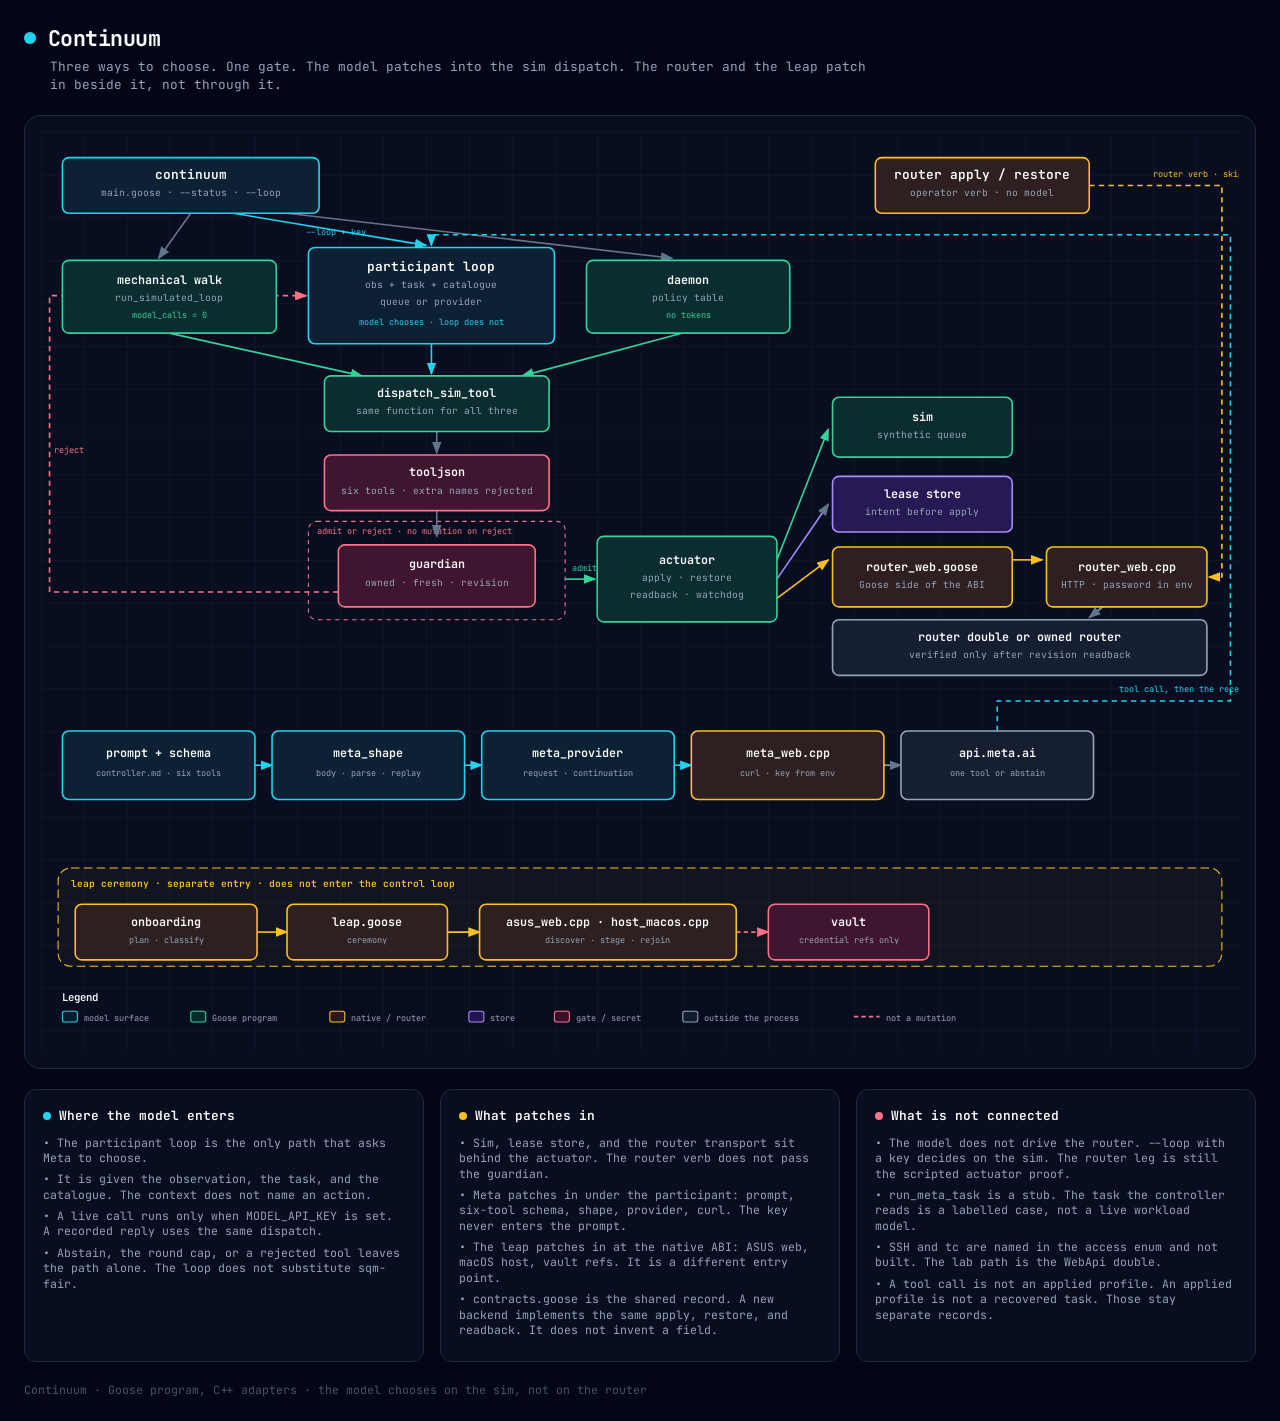
<file: continuum-architecture.html>
<!DOCTYPE html>
<html lang="en">
<head>
  <meta charset="UTF-8">
  <meta name="viewport" content="width=device-width, initial-scale=1.0">
  <title>Continuum Architecture</title>
  <link href="https://fonts.googleapis.com/css2?family=JetBrains+Mono:wght@400;500;600;700&display=swap" rel="stylesheet">
  <style>
    * { margin: 0; padding: 0; box-sizing: border-box; }
    body {
      font-family: 'JetBrains Mono', monospace;
      background: #020617;
      min-height: 100vh;
      padding: 1.5rem;
      color: white;
    }
    .header { margin-bottom: 1.25rem; }
    .header-row { display: flex; align-items: center; gap: 0.75rem; margin-bottom: 0.35rem; }
    .pulse-dot {
      width: 12px; height: 12px; background: #22d3ee; border-radius: 50%;
      animation: pulse 2s infinite;
    }
    @keyframes pulse { 0%, 100% { opacity: 1; } 50% { opacity: 0.5; } }
    h1 { font-size: 1.35rem; font-weight: 700; letter-spacing: -0.025em; }
    .subtitle { color: #94a3b8; font-size: 0.8rem; margin-left: 1.6rem; max-width: 52rem; line-height: 1.45; }
    .diagram-container {
      background: rgba(15, 23, 42, 0.5);
      border-radius: 1rem;
      border: 1px solid #1e293b;
      padding: 1rem;
      overflow-x: auto;
    }
    svg { width: 100%; min-width: 1080px; display: block; }
    .cards {
      display: grid;
      grid-template-columns: repeat(auto-fit, minmax(260px, 1fr));
      gap: 1rem;
      margin-top: 1.25rem;
    }
    .card {
      background: rgba(15, 23, 42, 0.5);
      border-radius: 0.75rem;
      border: 1px solid #1e293b;
      padding: 1.1rem;
    }
    .card-header { display: flex; align-items: center; gap: 0.5rem; margin-bottom: 0.65rem; }
    .card-dot { width: 8px; height: 8px; border-radius: 50%; }
    .card-dot.cyan { background: #22d3ee; }
    .card-dot.amber { background: #fbbf24; }
    .card-dot.rose { background: #fb7185; }
    .card h3 { font-size: 0.8rem; font-weight: 600; }
    .card ul { list-style: none; color: #94a3b8; font-size: 0.72rem; }
    .card li { margin-bottom: 0.35rem; line-height: 1.35; }
    .footer { margin-top: 1.25rem; color: #475569; font-size: 0.72rem; }
  </style>
</head>
<body>
  <div class="container">
    <div class="header">
      <div class="header-row">
        <div class="pulse-dot"></div>
        <h1>Continuum</h1>
      </div>
      <p class="subtitle">Three ways to choose. One gate. The model patches into the sim dispatch. The router and the leap patch in beside it, not through it.</p>
    </div>

    <div class="diagram-container">
      <svg viewBox="0 0 1120 860" font-family="JetBrains Mono, monospace">
        <defs>
          <marker id="ah" markerWidth="8" markerHeight="6" refX="7" refY="3" orient="auto">
            <polygon points="0 0, 8 3, 0 6" fill="#64748b"/>
          </marker>
          <marker id="ah-c" markerWidth="8" markerHeight="6" refX="7" refY="3" orient="auto">
            <polygon points="0 0, 8 3, 0 6" fill="#22d3ee"/>
          </marker>
          <marker id="ah-r" markerWidth="8" markerHeight="6" refX="7" refY="3" orient="auto">
            <polygon points="0 0, 8 3, 0 6" fill="#fb7185"/>
          </marker>
          <marker id="ah-a" markerWidth="8" markerHeight="6" refX="7" refY="3" orient="auto">
            <polygon points="0 0, 8 3, 0 6" fill="#fbbf24"/>
          </marker>
          <marker id="ah-e" markerWidth="8" markerHeight="6" refX="7" refY="3" orient="auto">
            <polygon points="0 0, 8 3, 0 6" fill="#34d399"/>
          </marker>
          <pattern id="grid" width="40" height="40" patternUnits="userSpaceOnUse">
            <path d="M 40 0 L 0 0 0 40" fill="none" stroke="#1e293b" stroke-width="0.5"/>
          </pattern>
        </defs>
        <rect width="100%" height="100%" fill="url(#grid)"/>

        <!-- regions, behind arrows and boxes -->
        <rect x="250" y="364" width="240" height="92" rx="8" fill="transparent" stroke="#fb7185" stroke-width="1" stroke-dasharray="4,4"/>
        <text x="258" y="376" fill="#fb7185" font-size="8">admit or reject · no mutation on reject</text>

        <rect x="16" y="688" width="1088" height="92" rx="12" fill="rgba(251, 191, 36, 0.04)" stroke="#fbbf24" stroke-width="1" stroke-dasharray="8,4"/>
        <text x="28" y="706" fill="#fbbf24" font-size="9" font-weight="600">leap ceremony · separate entry · does not enter the control loop</text>

        <!-- arrows -->
        <line x1="140" y1="76" x2="110" y2="118" stroke="#64748b" stroke-width="1.5" marker-end="url(#ah)"/>
        <line x1="180" y1="76" x2="360" y2="106" stroke="#22d3ee" stroke-width="1.5" marker-end="url(#ah-c)"/>
        <line x1="230" y1="76" x2="590" y2="118" stroke="#64748b" stroke-width="1.5" marker-end="url(#ah)"/>
        <text x="248" y="96" fill="#22d3ee" font-size="8">--loop + key</text>

        <path d="M 980 50 L 1104 50 L 1104 416 L 1092 416" fill="none" stroke="#fbbf24" stroke-width="1.5" stroke-dasharray="5,4" marker-end="url(#ah-a)"/>
        <text x="1040" y="42" fill="#fbbf24" font-size="8">router verb · skips model</text>

        <line x1="120" y1="188" x2="300" y2="228" stroke="#34d399" stroke-width="1.5" marker-end="url(#ah-e)"/>
        <line x1="365" y1="198" x2="365" y2="226" stroke="#22d3ee" stroke-width="1.5" marker-end="url(#ah-c)"/>
        <line x1="600" y1="188" x2="450" y2="228" stroke="#34d399" stroke-width="1.5" marker-end="url(#ah-e)"/>

        <line x1="370" y1="280" x2="370" y2="300" stroke="#64748b" stroke-width="1.5" marker-end="url(#ah)"/>
        <line x1="370" y1="354" x2="370" y2="378" stroke="#64748b" stroke-width="1.5" marker-end="url(#ah)"/>
        <line x1="490" y1="418" x2="518" y2="418" stroke="#34d399" stroke-width="1.5" marker-end="url(#ah-e)"/>
        <text x="496" y="410" fill="#34d399" font-size="8">admit</text>

        <path d="M 278 430 L 8 430 L 8 153 L 248 153" fill="none" stroke="#fb7185" stroke-width="1.5" stroke-dasharray="5,4" marker-end="url(#ah-r)"/>
        <text x="12" y="300" fill="#fb7185" font-size="8">reject</text>

        <line x1="688" y1="400" x2="736" y2="278" stroke="#34d399" stroke-width="1.5" marker-end="url(#ah-e)"/>
        <line x1="688" y1="418" x2="736" y2="348" stroke="#a78bfa" stroke-width="1.5" marker-end="url(#ah)"/>
        <line x1="688" y1="436" x2="736" y2="400" stroke="#fbbf24" stroke-width="1.5" marker-end="url(#ah-a)"/>
        <line x1="908" y1="400" x2="936" y2="400" stroke="#fbbf24" stroke-width="1.5" marker-end="url(#ah-a)"/>
        <line x1="1010" y1="430" x2="980" y2="454" stroke="#94a3b8" stroke-width="1.5" marker-end="url(#ah)"/>

        <line x1="200" y1="592" x2="216" y2="592" stroke="#22d3ee" stroke-width="1.5" marker-end="url(#ah-c)"/>
        <line x1="396" y1="592" x2="412" y2="592" stroke="#22d3ee" stroke-width="1.5" marker-end="url(#ah-c)"/>
        <line x1="592" y1="592" x2="608" y2="592" stroke="#22d3ee" stroke-width="1.5" marker-end="url(#ah-c)"/>
        <line x1="788" y1="592" x2="804" y2="592" stroke="#94a3b8" stroke-width="1.5" marker-end="url(#ah)"/>
        <path d="M 894 560 L 894 532 L 1112 532 L 1112 96 L 365 96 L 365 106" fill="none" stroke="#22d3ee" stroke-width="1.5" stroke-dasharray="5,4" marker-end="url(#ah-c)"/>
        <text x="1008" y="524" fill="#22d3ee" font-size="8">tool call, then the receipt comes back</text>

        <line x1="202" y1="748" x2="230" y2="748" stroke="#fbbf24" stroke-width="1.5" marker-end="url(#ah-a)"/>
        <line x1="380" y1="748" x2="410" y2="748" stroke="#fbbf24" stroke-width="1.5" marker-end="url(#ah-a)"/>
        <line x1="650" y1="748" x2="680" y2="748" stroke="#fb7185" stroke-width="1.5" stroke-dasharray="4,3" marker-end="url(#ah-r)"/>

        <!-- CLI -->
        <rect x="20" y="24" width="240" height="52" rx="6" fill="#0f172a"/>
        <rect x="20" y="24" width="240" height="52" rx="6" fill="rgba(8, 51, 68, 0.4)" stroke="#22d3ee" stroke-width="1.5"/>
        <text x="140" y="44" fill="white" font-size="12" font-weight="600" text-anchor="middle">continuum</text>
        <text x="140" y="60" fill="#94a3b8" font-size="9" text-anchor="middle">main.goose · --status · --loop</text>

        <rect x="780" y="24" width="200" height="52" rx="6" fill="#0f172a"/>
        <rect x="780" y="24" width="200" height="52" rx="6" fill="rgba(120, 53, 15, 0.3)" stroke="#fbbf24" stroke-width="1.5"/>
        <text x="880" y="44" fill="white" font-size="12" font-weight="600" text-anchor="middle">router apply / restore</text>
        <text x="880" y="60" fill="#94a3b8" font-size="9" text-anchor="middle">operator verb · no model</text>

        <!-- deciders -->
        <rect x="20" y="120" width="200" height="68" rx="6" fill="#0f172a"/>
        <rect x="20" y="120" width="200" height="68" rx="6" fill="rgba(6, 78, 59, 0.4)" stroke="#34d399" stroke-width="1.5"/>
        <text x="120" y="142" fill="white" font-size="11" font-weight="600" text-anchor="middle">mechanical walk</text>
        <text x="120" y="158" fill="#94a3b8" font-size="9" text-anchor="middle">run_simulated_loop</text>
        <text x="120" y="174" fill="#34d399" font-size="8" text-anchor="middle">model_calls = 0</text>

        <rect x="250" y="108" width="230" height="90" rx="6" fill="#0f172a"/>
        <rect x="250" y="108" width="230" height="90" rx="6" fill="rgba(8, 51, 68, 0.4)" stroke="#22d3ee" stroke-width="1.5"/>
        <text x="365" y="130" fill="white" font-size="12" font-weight="600" text-anchor="middle">participant loop</text>
        <text x="365" y="146" fill="#94a3b8" font-size="9" text-anchor="middle">obs + task + catalogue</text>
        <text x="365" y="162" fill="#94a3b8" font-size="9" text-anchor="middle">queue or provider</text>
        <text x="365" y="180" fill="#22d3ee" font-size="8" text-anchor="middle">model chooses · loop does not</text>

        <rect x="510" y="120" width="190" height="68" rx="6" fill="#0f172a"/>
        <rect x="510" y="120" width="190" height="68" rx="6" fill="rgba(6, 78, 59, 0.4)" stroke="#34d399" stroke-width="1.5"/>
        <text x="605" y="142" fill="white" font-size="11" font-weight="600" text-anchor="middle">daemon</text>
        <text x="605" y="158" fill="#94a3b8" font-size="9" text-anchor="middle">policy table</text>
        <text x="605" y="174" fill="#34d399" font-size="8" text-anchor="middle">no tokens</text>

        <!-- spine -->
        <rect x="265" y="228" width="210" height="52" rx="6" fill="#0f172a"/>
        <rect x="265" y="228" width="210" height="52" rx="6" fill="rgba(6, 78, 59, 0.4)" stroke="#34d399" stroke-width="1.5"/>
        <text x="370" y="248" fill="white" font-size="11" font-weight="600" text-anchor="middle">dispatch_sim_tool</text>
        <text x="370" y="264" fill="#94a3b8" font-size="9" text-anchor="middle">same function for all three</text>

        <rect x="265" y="302" width="210" height="52" rx="6" fill="#0f172a"/>
        <rect x="265" y="302" width="210" height="52" rx="6" fill="rgba(136, 19, 55, 0.4)" stroke="#fb7185" stroke-width="1.5"/>
        <text x="370" y="322" fill="white" font-size="11" font-weight="600" text-anchor="middle">tooljson</text>
        <text x="370" y="338" fill="#94a3b8" font-size="9" text-anchor="middle">six tools · extra names rejected</text>

        <rect x="278" y="386" width="184" height="58" rx="6" fill="#0f172a"/>
        <rect x="278" y="386" width="184" height="58" rx="6" fill="rgba(136, 19, 55, 0.4)" stroke="#fb7185" stroke-width="1.5"/>
        <text x="370" y="408" fill="white" font-size="11" font-weight="600" text-anchor="middle">guardian</text>
        <text x="370" y="424" fill="#94a3b8" font-size="9" text-anchor="middle">owned · fresh · revision</text>

        <rect x="520" y="378" width="168" height="80" rx="6" fill="#0f172a"/>
        <rect x="520" y="378" width="168" height="80" rx="6" fill="rgba(6, 78, 59, 0.4)" stroke="#34d399" stroke-width="1.5"/>
        <text x="604" y="404" fill="white" font-size="11" font-weight="600" text-anchor="middle">actuator</text>
        <text x="604" y="420" fill="#94a3b8" font-size="9" text-anchor="middle">apply · restore</text>
        <text x="604" y="436" fill="#94a3b8" font-size="9" text-anchor="middle">readback · watchdog</text>

        <!-- backends -->
        <rect x="740" y="248" width="168" height="56" rx="6" fill="#0f172a"/>
        <rect x="740" y="248" width="168" height="56" rx="6" fill="rgba(6, 78, 59, 0.4)" stroke="#34d399" stroke-width="1.5"/>
        <text x="824" y="270" fill="white" font-size="11" font-weight="600" text-anchor="middle">sim</text>
        <text x="824" y="286" fill="#94a3b8" font-size="9" text-anchor="middle">synthetic queue</text>

        <rect x="740" y="322" width="168" height="52" rx="6" fill="#0f172a"/>
        <rect x="740" y="322" width="168" height="52" rx="6" fill="rgba(76, 29, 149, 0.4)" stroke="#a78bfa" stroke-width="1.5"/>
        <text x="824" y="342" fill="white" font-size="11" font-weight="600" text-anchor="middle">lease store</text>
        <text x="824" y="358" fill="#94a3b8" font-size="9" text-anchor="middle">intent before apply</text>

        <rect x="740" y="388" width="168" height="56" rx="6" fill="#0f172a"/>
        <rect x="740" y="388" width="168" height="56" rx="6" fill="rgba(120, 53, 15, 0.3)" stroke="#fbbf24" stroke-width="1.5"/>
        <text x="824" y="410" fill="white" font-size="11" font-weight="600" text-anchor="middle">router_web.goose</text>
        <text x="824" y="426" fill="#94a3b8" font-size="9" text-anchor="middle">Goose side of the ABI</text>

        <rect x="940" y="388" width="150" height="56" rx="6" fill="#0f172a"/>
        <rect x="940" y="388" width="150" height="56" rx="6" fill="rgba(120, 53, 15, 0.3)" stroke="#fbbf24" stroke-width="1.5"/>
        <text x="1015" y="410" fill="white" font-size="11" font-weight="600" text-anchor="middle">router_web.cpp</text>
        <text x="1015" y="426" fill="#94a3b8" font-size="9" text-anchor="middle">HTTP · password in env</text>

        <rect x="740" y="456" width="350" height="52" rx="6" fill="#0f172a"/>
        <rect x="740" y="456" width="350" height="52" rx="6" fill="rgba(30, 41, 59, 0.5)" stroke="#94a3b8" stroke-width="1.5"/>
        <text x="915" y="476" fill="white" font-size="11" font-weight="600" text-anchor="middle">router double or owned router</text>
        <text x="915" y="492" fill="#94a3b8" font-size="9" text-anchor="middle">verified only after revision readback</text>

        <!-- meta row -->
        <rect x="20" y="560" width="180" height="64" rx="6" fill="#0f172a"/>
        <rect x="20" y="560" width="180" height="64" rx="6" fill="rgba(8, 51, 68, 0.4)" stroke="#22d3ee" stroke-width="1.5"/>
        <text x="110" y="584" fill="white" font-size="11" font-weight="600" text-anchor="middle">prompt + schema</text>
        <text x="110" y="602" fill="#94a3b8" font-size="8" text-anchor="middle">controller.md · six tools</text>

        <rect x="216" y="560" width="180" height="64" rx="6" fill="#0f172a"/>
        <rect x="216" y="560" width="180" height="64" rx="6" fill="rgba(8, 51, 68, 0.4)" stroke="#22d3ee" stroke-width="1.5"/>
        <text x="306" y="584" fill="white" font-size="11" font-weight="600" text-anchor="middle">meta_shape</text>
        <text x="306" y="602" fill="#94a3b8" font-size="8" text-anchor="middle">body · parse · replay</text>

        <rect x="412" y="560" width="180" height="64" rx="6" fill="#0f172a"/>
        <rect x="412" y="560" width="180" height="64" rx="6" fill="rgba(8, 51, 68, 0.4)" stroke="#22d3ee" stroke-width="1.5"/>
        <text x="502" y="584" fill="white" font-size="11" font-weight="600" text-anchor="middle">meta_provider</text>
        <text x="502" y="602" fill="#94a3b8" font-size="8" text-anchor="middle">request · continuation</text>

        <rect x="608" y="560" width="180" height="64" rx="6" fill="#0f172a"/>
        <rect x="608" y="560" width="180" height="64" rx="6" fill="rgba(120, 53, 15, 0.3)" stroke="#fbbf24" stroke-width="1.5"/>
        <text x="698" y="584" fill="white" font-size="11" font-weight="600" text-anchor="middle">meta_web.cpp</text>
        <text x="698" y="602" fill="#94a3b8" font-size="8" text-anchor="middle">curl · key from env</text>

        <rect x="804" y="560" width="180" height="64" rx="6" fill="#0f172a"/>
        <rect x="804" y="560" width="180" height="64" rx="6" fill="rgba(30, 41, 59, 0.5)" stroke="#94a3b8" stroke-width="1.5"/>
        <text x="894" y="584" fill="white" font-size="11" font-weight="600" text-anchor="middle">api.meta.ai</text>
        <text x="894" y="602" fill="#94a3b8" font-size="8" text-anchor="middle">one tool or abstain</text>

        <!-- leap -->
        <rect x="32" y="722" width="170" height="52" rx="6" fill="#0f172a"/>
        <rect x="32" y="722" width="170" height="52" rx="6" fill="rgba(120, 53, 15, 0.3)" stroke="#fbbf24" stroke-width="1.5"/>
        <text x="117" y="742" fill="white" font-size="11" font-weight="600" text-anchor="middle">onboarding</text>
        <text x="117" y="758" fill="#94a3b8" font-size="8" text-anchor="middle">plan · classify</text>

        <rect x="230" y="722" width="150" height="52" rx="6" fill="#0f172a"/>
        <rect x="230" y="722" width="150" height="52" rx="6" fill="rgba(120, 53, 15, 0.3)" stroke="#fbbf24" stroke-width="1.5"/>
        <text x="305" y="742" fill="white" font-size="11" font-weight="600" text-anchor="middle">leap.goose</text>
        <text x="305" y="758" fill="#94a3b8" font-size="8" text-anchor="middle">ceremony</text>

        <rect x="410" y="722" width="240" height="52" rx="6" fill="#0f172a"/>
        <rect x="410" y="722" width="240" height="52" rx="6" fill="rgba(120, 53, 15, 0.3)" stroke="#fbbf24" stroke-width="1.5"/>
        <text x="530" y="742" fill="white" font-size="11" font-weight="600" text-anchor="middle">asus_web.cpp · host_macos.cpp</text>
        <text x="530" y="758" fill="#94a3b8" font-size="8" text-anchor="middle">discover · stage · rejoin</text>

        <rect x="680" y="722" width="150" height="52" rx="6" fill="#0f172a"/>
        <rect x="680" y="722" width="150" height="52" rx="6" fill="rgba(136, 19, 55, 0.4)" stroke="#fb7185" stroke-width="1.5"/>
        <text x="755" y="742" fill="white" font-size="11" font-weight="600" text-anchor="middle">vault</text>
        <text x="755" y="758" fill="#94a3b8" font-size="8" text-anchor="middle">credential refs only</text>

        <!-- legend, below the leap boundary -->
        <text x="20" y="812" fill="white" font-size="10" font-weight="600">Legend</text>
        <rect x="20" y="822" width="14" height="10" rx="2" fill="rgba(8, 51, 68, 0.4)" stroke="#22d3ee" stroke-width="1"/>
        <text x="40" y="831" fill="#94a3b8" font-size="8">model surface</text>
        <rect x="140" y="822" width="14" height="10" rx="2" fill="rgba(6, 78, 59, 0.4)" stroke="#34d399" stroke-width="1"/>
        <text x="160" y="831" fill="#94a3b8" font-size="8">Goose program</text>
        <rect x="270" y="822" width="14" height="10" rx="2" fill="rgba(120, 53, 15, 0.3)" stroke="#fbbf24" stroke-width="1"/>
        <text x="290" y="831" fill="#94a3b8" font-size="8">native / router</text>
        <rect x="400" y="822" width="14" height="10" rx="2" fill="rgba(76, 29, 149, 0.4)" stroke="#a78bfa" stroke-width="1"/>
        <text x="420" y="831" fill="#94a3b8" font-size="8">store</text>
        <rect x="480" y="822" width="14" height="10" rx="2" fill="rgba(136, 19, 55, 0.4)" stroke="#fb7185" stroke-width="1"/>
        <text x="500" y="831" fill="#94a3b8" font-size="8">gate / secret</text>
        <rect x="600" y="822" width="14" height="10" rx="2" fill="rgba(30, 41, 59, 0.5)" stroke="#94a3b8" stroke-width="1"/>
        <text x="620" y="831" fill="#94a3b8" font-size="8">outside the process</text>
        <line x1="760" y1="827" x2="784" y2="827" stroke="#fb7185" stroke-width="1.5" stroke-dasharray="4,3"/>
        <text x="790" y="831" fill="#94a3b8" font-size="8">not a mutation</text>
      </svg>
    </div>

    <div class="cards">
      <div class="card">
        <div class="card-header">
          <div class="card-dot cyan"></div>
          <h3>Where the model enters</h3>
        </div>
        <ul>
          <li>• The participant loop is the only path that asks Meta to choose.</li>
          <li>• It is given the observation, the task, and the catalogue. The context does not name an action.</li>
          <li>• A live call runs only when MODEL_API_KEY is set. A recorded reply uses the same dispatch.</li>
          <li>• Abstain, the round cap, or a rejected tool leaves the path alone. The loop does not substitute sqm-fair.</li>
        </ul>
      </div>
      <div class="card">
        <div class="card-header">
          <div class="card-dot amber"></div>
          <h3>What patches in</h3>
        </div>
        <ul>
          <li>• Sim, lease store, and the router transport sit behind the actuator. The router verb does not pass the guardian.</li>
          <li>• Meta patches in under the participant: prompt, six-tool schema, shape, provider, curl. The key never enters the prompt.</li>
          <li>• The leap patches in at the native ABI: ASUS web, macOS host, vault refs. It is a different entry point.</li>
          <li>• contracts.goose is the shared record. A new backend implements the same apply, restore, and readback. It does not invent a field.</li>
        </ul>
      </div>
      <div class="card">
        <div class="card-header">
          <div class="card-dot rose"></div>
          <h3>What is not connected</h3>
        </div>
        <ul>
          <li>• The model does not drive the router. --loop with a key decides on the sim. The router leg is still the scripted actuator proof.</li>
          <li>• run_meta_task is a stub. The task the controller reads is a labelled case, not a live workload model.</li>
          <li>• SSH and tc are named in the access enum and not built. The lab path is the WebApi double.</li>
          <li>• A tool call is not an applied profile. An applied profile is not a recovered task. Those stay separate records.</li>
        </ul>
      </div>
    </div>

    <p class="footer">Continuum · Goose program, C++ adapters · the model chooses on the sim, not on the router</p>
  </div>
</body>
</html>
</file>
